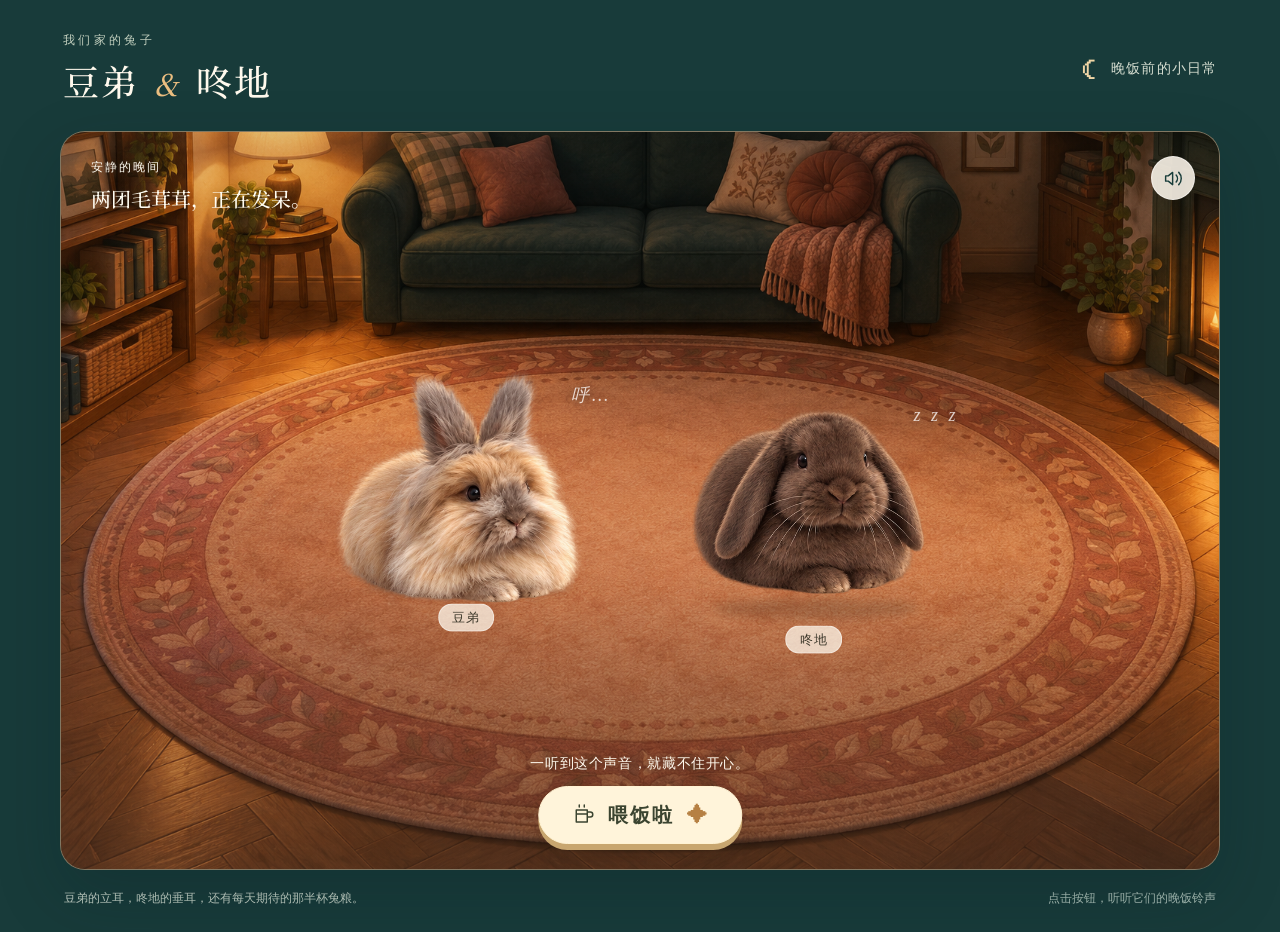
<file: index.html>
<!doctype html>
<html lang="zh-CN">
<head>
  <meta charset="UTF-8">
  <meta name="viewport" content="width=device-width, initial-scale=1">
  <meta name="theme-color" content="#183b3a">
  <meta name="description" content="豆弟和咚地的晚间小日常。摇一摇兔粮，看两只小兔子开心地转圈、站起来找晚饭。">
  <title>豆弟和咚地 · 喂饭啦</title>
  <link rel="icon" type="image/svg+xml" href="data:image/svg+xml,%3Csvg xmlns='http://www.w3.org/2000/svg' viewBox='0 0 64 64'%3E%3Crect width='64' height='64' rx='16' fill='%23183b3a'/%3E%3Cellipse cx='23' cy='19' rx='6' ry='13' fill='%23f5c58c'/%3E%3Cellipse cx='41' cy='19' rx='6' ry='13' fill='%23f5c58c'/%3E%3Cellipse cx='32' cy='42' rx='19' ry='16' fill='%23f5c58c'/%3E%3Ccircle cx='25' cy='40' r='2' fill='%23183b3a'/%3E%3Ccircle cx='39' cy='40' r='2' fill='%23183b3a'/%3E%3C/svg%3E">
  <link rel="stylesheet" href="style.css">
</head>
<body>
  <main class="home">
    <header class="heading">
      <div><p class="eyebrow">我们家的兔子</p><h1>豆弟<span class="amp"> & </span>咚地</h1></div>
      <div class="evening"><span class="moon" aria-hidden="true">☾</span><span>晚饭前的小日常</span></div>
    </header>
    <section class="room" id="room" aria-label="豆弟和咚地在客厅的大地毯上">
      <img class="room-art" src="assets/room.png" alt="暖灯照着客厅里柔软的大地毯" fetchpriority="high">
      <div class="room-shade" aria-hidden="true"></div>
      <div class="scene-note"><span class="scene-state" id="sceneState">安静的晚间</span><p id="sceneCaption">两团毛茸茸，正在发呆。</p></div>
      <button class="sound-toggle" id="soundToggle" type="button" aria-label="关闭声音" aria-pressed="true"><svg viewBox="0 0 24 24" aria-hidden="true"><path d="M11 5 6 9H3v6h3l5 4V5Z"/><path class="waves" d="M15 8a6 6 0 0 1 0 8m3-11a10 10 0 0 1 0 14"/><path class="muted" d="m16 9 5 6m0-6-5 6"/></svg></button>
      <div class="rabbit rabbit-gold" id="doudi" role="img" aria-label="豆弟，金黄色长毛立耳兔，正在休息"><span class="rabbit-shadow"></span><div class="rabbit-body"><div class="rabbit-sprite"></div></div><span class="rabbit-name">豆弟</span><span class="thought">呼…</span></div>
      <div class="rabbit rabbit-brown" id="dongdi" role="img" aria-label="咚地，巧克力色垂耳兔，正在休息"><span class="rabbit-shadow"></span><div class="rabbit-body"><div class="rabbit-sprite"></div></div><span class="rabbit-name">咚地</span><span class="thought">z z z</span></div>
      <div class="food-hand" id="foodHand" aria-hidden="true"><img src="assets/hand.png" alt="一只手拿着装了半杯兔粮的透明量杯"><span class="rattle-word">沙沙 · 沙沙</span></div>
      <div class="controls">
        <p id="status" role="status" aria-live="polite">一听到这个声音，就藏不住开心。</p>
        <button class="feed-button" id="feedButton" type="button"><svg viewBox="0 0 24 24" aria-hidden="true"><path d="M5 7h11v12H5zM16 9h3a2 2 0 0 1 0 5h-3M5 11h11M8 4V2m5 2V2"/></svg><span id="feedLabel">喂饭啦</span><span class="button-spark" aria-hidden="true">✦</span></button>
        <button class="reset-button" id="resetButton" type="button" hidden>休息一下</button>
      </div>
      <div class="loading" id="loading"><span></span>小兔子马上到家…</div>
    </section>
    <footer><span>豆弟的立耳，咚地的垂耳，还有每天期待的那半杯兔粮。</span><span class="footer-note">点击按钮，听听它们的晚饭铃声</span></footer>
  </main>
  <script src="app.js"></script>
</body>
</html>
</file>
<file: style.css>
@import url('https://fonts.googleapis.com/css2?family=Noto+Serif+SC:wght@500;600&display=swap');
:root{color-scheme:light;--ink:#193d3a;--cream:#fff9ed;--gold:#ebbe80;--muted:#8daba4;font-family:"Microsoft YaHei","PingFang SC",sans-serif;font-size:16px}
*{box-sizing:border-box}body{margin:0;background:#183b3a;color:var(--cream);min-width:280px}.home{max-width:1240px;margin:auto;padding:32px 40px 22px}.heading{display:flex;align-items:center;justify-content:space-between;margin:0 3px 25px}.eyebrow{font-size:12px;letter-spacing:.28em;margin:0 0 7px;color:#c3d0bf}h1{font-family:"Noto Serif SC","Songti SC",serif;font-size:36px;line-height:1.4;font-weight:500;margin:0;letter-spacing:.06em}.amp{font-style:italic;font-size:30px;color:var(--gold);padding:0 5px}.evening{display:flex;align-items:center;gap:13px;font-size:14px;letter-spacing:.08em;color:#d6ded1}.moon{font-size:31px;color:#efd5a5}.room{position:relative;width:100%;aspect-ratio:1.57;overflow:hidden;border-radius:25px;isolation:isolate;background:#625746;box-shadow:0 25px 65px #091d233d;border:1px solid #ddd3b641}.room-art{position:absolute;width:100%;height:100%;object-fit:cover;object-position:center;user-select:none;pointer-events:none}.room-shade{position:absolute;inset:0;background:linear-gradient(180deg,#182c291f,transparent 32%,transparent 60%,#382c2566);pointer-events:none}.scene-note{position:absolute;left:30px;top:25px;z-index:30;color:#fffdf3;text-shadow:0 1px 12px #38281c7a}.scene-state{font-size:12px;letter-spacing:.17em;text-transform:uppercase}.scene-note p{font-family:"Noto Serif SC","Songti SC",serif;margin:8px 0 0;font-size:20px;font-weight:500}.sound-toggle{position:absolute;right:24px;top:24px;width:44px;height:44px;display:grid;place-items:center;background:#fff9eddf;border:1px solid #ffffff82;color:var(--ink);border-radius:50%;cursor:pointer;z-index:50}.sound-toggle svg{width:21px;height:21px;fill:none;stroke:currentColor;stroke-width:1.65;stroke-linecap:round;stroke-linejoin:round}.muted{display:none}.sound-toggle[aria-pressed=false] .waves{display:none}.sound-toggle[aria-pressed=false] .muted{display:block}.rabbit{position:absolute;left:36%;top:65%;width:25%;aspect-ratio:1;transform:translate(-50%,-100%);pointer-events:none;will-change:left,top;z-index:10}.rabbit-brown{left:64%;top:66%}.rabbit-body{position:absolute;inset:0;transform-origin:50% 88%;will-change:transform}.rabbit-sprite{position:absolute;inset:0;background-image:url('assets/rabbits.png');background-size:300% 200%;background-repeat:no-repeat;background-position:0 0}.rabbit-brown .rabbit-sprite{background-position:0 100%}.rabbit-shadow{position:absolute;bottom:5%;left:19%;width:64%;height:7%;border-radius:50%;background:#37241938;filter:blur(5px);transform:scaleX(1.1)}.rabbit-name{position:absolute;bottom:-7%;left:50%;transform:translateX(-50%);font-size:13px;letter-spacing:.08em;color:#3c382b;background:#fff9edbd;border:1px solid #ffffff6e;border-radius:20px;padding:4px 13px;white-space:nowrap;transition:opacity .4s}.thought{position:absolute;right:0;top:21%;font-family:serif;font-style:italic;font-size:18px;color:#ffffff;letter-spacing:3px;text-shadow:0 2px 8px #3c2b20;opacity:.75}.room.active .rabbit-name{opacity:0}.room.active .thought{font-family:inherit;font-style:normal;font-size:14px;letter-spacing:0;background:#fff9edeb;border-radius:17px;padding:7px 12px;color:#493629;text-shadow:none;white-space:nowrap;top:5%;right:-12%;opacity:0}.room.active .rabbit.looking .thought{opacity:1}.food-hand{position:absolute;right:-1%;top:6%;width:40%;transform:translate(115%,-25%) rotate(10deg);transform-origin:85% 70%;opacity:0;transition:transform .7s cubic-bezier(.22,.7,.3,1),opacity .45s;z-index:40;pointer-events:none}.food-hand img{display:block;width:100%;height:auto}.room.active .food-hand{opacity:1;transform:translate(0,0) rotate(-4deg)}.food-hand.shaking img{animation:shake .17s ease-in-out infinite alternate;transform-origin:85% 65%}.rattle-word{position:absolute;left:21%;bottom:6%;color:#fff9ed;font-size:14px;font-weight:600;letter-spacing:2px;text-shadow:0 1px 6px #4f3b23;opacity:0;transform:rotate(-7deg)}.shaking .rattle-word{opacity:1}.controls{position:absolute;left:50%;bottom:25px;transform:translateX(-50%);z-index:60;width:max-content;max-width:94%;display:flex;flex-direction:column;align-items:center;gap:10px}.controls p{color:#fff9ed;text-shadow:0 1px 8px #30251c99;font-size:14px;letter-spacing:.045em;line-height:1.7;margin:0;text-align:center}.feed-button{border:1px solid #fff3d3;background:#fff4da;color:#3b4430;box-shadow:0 6px 0 #c8a66f,0 12px 26px #33261136;border-radius:50px;min-height:58px;min-width:204px;padding:13px 28px;display:flex;justify-content:center;align-items:center;gap:13px;font-family:inherit;font-size:20px;font-weight:600;letter-spacing:.09em;cursor:pointer;transition:transform .2s,box-shadow .2s,background .2s;touch-action:manipulation}.feed-button:hover{background:#fffbe9;transform:translateY(-2px);box-shadow:0 8px 0 #c8a66f,0 16px 30px #33261136}.feed-button:active{transform:translateY(4px);box-shadow:0 2px 0 #c8a66f}.feed-button svg{width:24px;height:24px;stroke:currentColor;stroke-width:1.5;stroke-linejoin:round;stroke-linecap:round;fill:none}.button-spark{font-size:20px;color:#b68043}.reset-button{background:none;border:0;font-family:inherit;color:#fff9ed;text-shadow:0 1px 6px #493722;padding:5px 13px;cursor:pointer;font-size:13px;text-decoration:underline;text-underline-offset:5px}button:focus-visible{outline:3px solid #eabb72;outline-offset:5px}button[hidden]{display:none}footer{display:flex;gap:20px;justify-content:space-between;color:#c3d0c5;font-size:12px;line-height:1.8;margin:18px 4px 0}.footer-note{color:#abc0b7;white-space:nowrap}.loading{position:absolute;inset:0;z-index:70;display:flex;align-items:center;justify-content:center;gap:12px;background:#2e4742;color:#fff4da;font-size:15px;transition:opacity .5s}.loading span{width:12px;height:12px;border:2px solid #fff4da55;border-top-color:#fff4da;border-radius:50%;animation:spin 1s linear infinite}.loading.ready{opacity:0;pointer-events:none}@keyframes spin{to{transform:rotate(360deg)}}@keyframes shake{from{transform:translate(-6px,-2px) rotate(-5deg)}to{transform:translate(6px,3px) rotate(5deg)}}
@media(min-width:1450px){.home{max-width:1320px;padding-top:38px}.room{aspect-ratio:1.65}}
@media(max-width:700px){.home{padding:23px 14px 18px}.heading{margin:0 8px 18px}.eyebrow{font-size:12px;letter-spacing:.17em}h1{font-size:28px}.amp{font-size:23px;padding:0}.evening{gap:6px;font-size:12px;letter-spacing:0}.moon{font-size:23px}.room{aspect-ratio:.77;border-radius:22px;max-height:760px}.room-art{object-position:50% 50%}.scene-note{left:20px;top:22px}.scene-note p{font-size:17px;max-width:220px}.sound-toggle{right:16px;top:18px;width:40px;height:40px}.rabbit{width:38%}.food-hand{width:62%;top:15%;right:-8%}.controls{bottom:25px;gap:9px}.controls p{font-size:12px}.feed-button{font-size:19px;min-height:55px;min-width:185px}.rabbit-name{font-size:12px;padding:4px 10px}.thought{font-size:16px}.room.active .thought{font-size:12px;right:-5%}footer{display:block;text-align:center;font-size:12px;margin-top:15px}.footer-note{display:none}}
@media(prefers-reduced-motion:reduce){.food-hand,.feed-button{transition:none}.food-hand.shaking img{animation-duration:.6s}.loading span{animation:none}}

.food-hand{z-index:90}.controls,.sound-toggle{z-index:100}.loading{z-index:120}.loading.ready{visibility:hidden}
</file>
